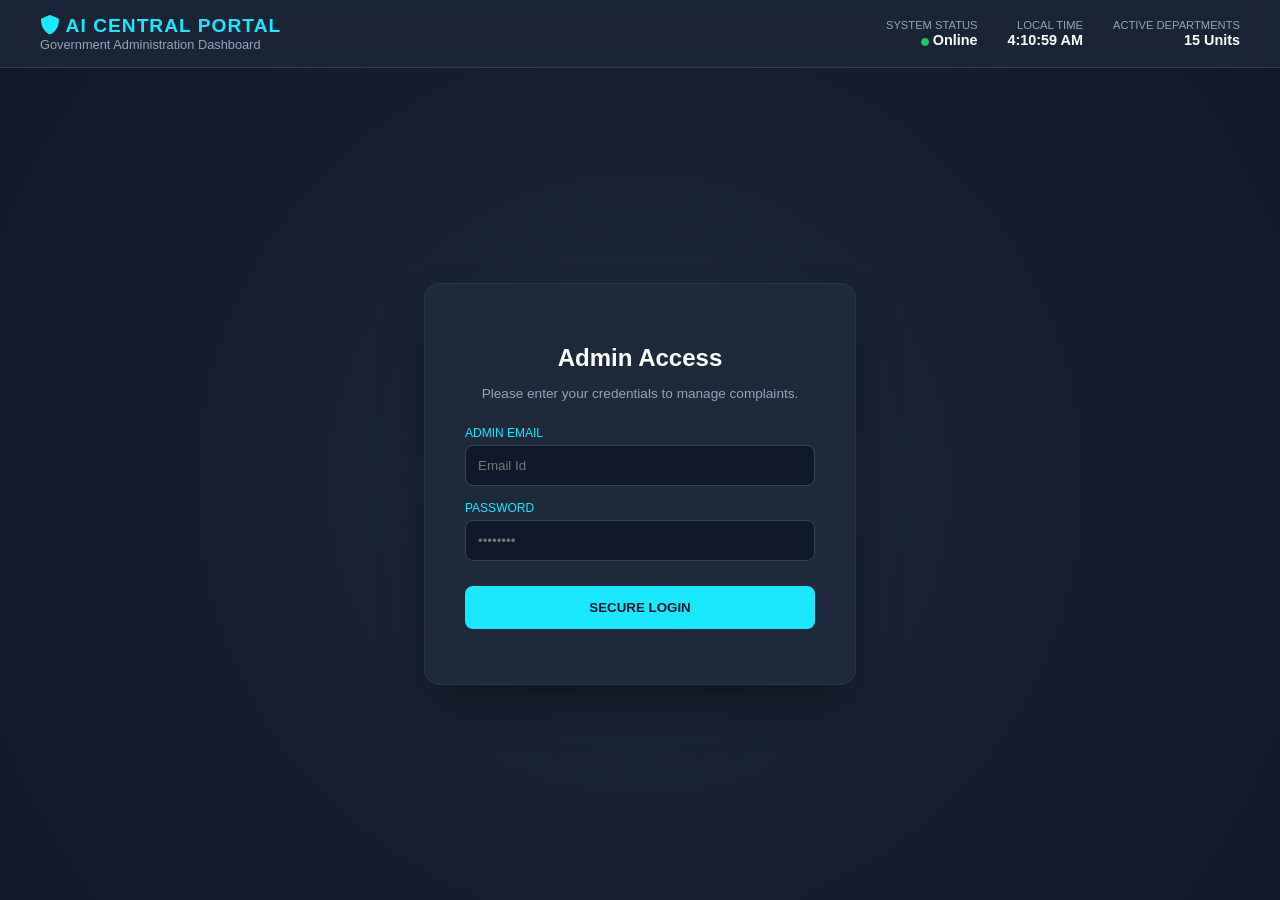
<file: frontend/admin_login.html>
<!DOCTYPE html>
<html lang="en">
<head>
    <meta charset="UTF-8">
    <meta name="viewport" content="width=device-width, initial-scale=1.0">
    <title>Admin Login | AI Complaint Portal</title>
    <link rel="stylesheet" href="https://cdnjs.cloudflare.com/ajax/libs/font-awesome/6.0.0/css/all.min.css">
    <style>
        :root {
            --primary-bg: #0f172a;
            --card-bg: #1e293b;
            --accent: #19e8ff;
            --text-gray: #94a3b8;
        }

        body {
            font-family: 'Segoe UI', sans-serif;
            background: var(--primary-bg);
            margin: 0;
            display: flex;
            flex-direction: column;
            height: 100vh;
            color: white;
            overflow: hidden;
        }

        /* --- NEW: Interactive Header --- */
        .header-bar {
            background: rgba(30, 41, 59, 0.8);
            backdrop-filter: blur(10px);
            padding: 15px 40px;
            display: flex;
            justify-content: space-between;
            align-items: center;
            border-bottom: 1px solid rgba(255, 255, 255, 0.1);
        }

        .portal-info h1 {
            margin: 0;
            font-size: 1.2rem;
            color: var(--accent);
            text-transform: uppercase;
            letter-spacing: 1px;
        }

        .portal-info p {
            margin: 0;
            font-size: 0.8rem;
            color: var(--text-gray);
        }

        .header-stats {
            display: flex;
            gap: 30px;
        }

        .stat-item {
            text-align: right;
        }

        .stat-item span {
            display: block;
            font-size: 0.7rem;
            color: var(--text-gray);
            text-transform: uppercase;
        }

        .stat-item b {
            font-size: 0.9rem;
            color: white;
        }

        /* --- Login Box Section --- */
        .login-container {
            flex: 1;
            display: flex;
            justify-content: center;
            align-items: center;
            background: radial-gradient(circle at center, #1e293b 0%, #0f172a 100%);
        }

        .box {
            background: var(--card-bg);
            padding: 40px;
            border-radius: 16px;
            width: 350px;
            box-shadow: 0 25px 50px -12px rgba(0, 0, 0, 0.5);
            border: 1px solid rgba(255, 255, 255, 0.05);
            text-align: center;
        }

        .box h2 {
            margin-bottom: 10px;
            font-size: 1.5rem;
        }

        .box p.subtitle {
            font-size: 0.85rem;
            color: var(--text-gray);
            margin-bottom: 25px;
        }

        .input-group {
            margin-bottom: 15px;
            text-align: left;
        }

        .input-group label {
            display: block;
            font-size: 0.75rem;
            margin-bottom: 5px;
            color: var(--accent);
        }

        input {
            width: 100%;
            background: #0f172a;
            border: 1px solid #334155;
            padding: 12px;
            border-radius: 8px;
            color: white;
            box-sizing: border-box;
            transition: 0.3s;
        }

        input:focus {
            outline: none;
            border-color: var(--accent);
            box-shadow: 0 0 0 2px rgba(25, 232, 255, 0.2);
        }

        button {
            width: 100%;
            background: var(--accent);
            border: none;
            padding: 14px;
            font-weight: bold;
            border-radius: 8px;
            cursor: pointer;
            color: #0f172a;
            margin-top: 10px;
            transition: 0.3s;
        }

        button:hover {
            transform: translateY(-2px);
            box-shadow: 0 10px 15px -3px rgba(25, 232, 255, 0.4);
        }

        #msg {
            margin-top: 15px;
            font-size: 0.85rem;
            color: #ef4444;
        }
    </style>
</head>
<body>

<header class="header-bar">
    <div class="portal-info">
        <h1><i class="fas fa-shield-alt"></i> AI Central Portal</h1>
        <p>Government Administration Dashboard</p>
    </div>
    
    <div class="header-stats">
        <div class="stat-item">
            <span>System Status</span>
            <b><i class="fas fa-circle" style="color: #22c55e; font-size: 8px;"></i> Online</b>
        </div>
        <div class="stat-item">
            <span>Local Time</span>
            <b id="live-clock">00:00:00</b>
        </div>
        <div class="stat-item">
            <span>Active Departments</span>
            <b>15 Units</b>
        </div>
    </div>
</header>

<div class="login-container">
    <div class="box">
        <h2>Admin Access</h2>
        <p class="subtitle">Please enter your credentials to manage complaints.</p>

        <div class="input-group">
            <label>ADMIN EMAIL</label>
            <input type="email" id="email" placeholder="Email Id">
        </div>

        <div class="input-group">
            <label>PASSWORD</label>
            <input type="password" id="password" placeholder="••••••••">
        </div>

        <button onclick="adminLogin()">SECURE LOGIN</button>

        <p id="msg"></p>
    </div>
</div>

<script>
    // Live Clock Function
    function updateClock() {
        const now = new Date();
        document.getElementById('live-clock').innerText = now.toLocaleTimeString();
    }
    setInterval(updateClock, 1000);
    updateClock();

    async function adminLogin() {
        const email = document.getElementById("email").value;
        const password = document.getElementById("password").value;
        const msg = document.getElementById("msg");

        if(!email || !password) {
            msg.innerText = "Please fill in all fields.";
            return;
        }

        try {
            const res = await fetch("/admin/login", {
                method: "POST",
                headers: { "Content-Type": "application/json" },
                body: JSON.stringify({ email, password })
            });

            const data = await res.json();

            if (res.ok) {
                window.location.href = "/admin-dashboard";
            } else {
                msg.innerText = data.error || "Login failed";
            }
        } catch (error) {
            msg.innerText = "Connection error. Please try again.";
        }
    }
</script>

</body>
</html>
</file>
